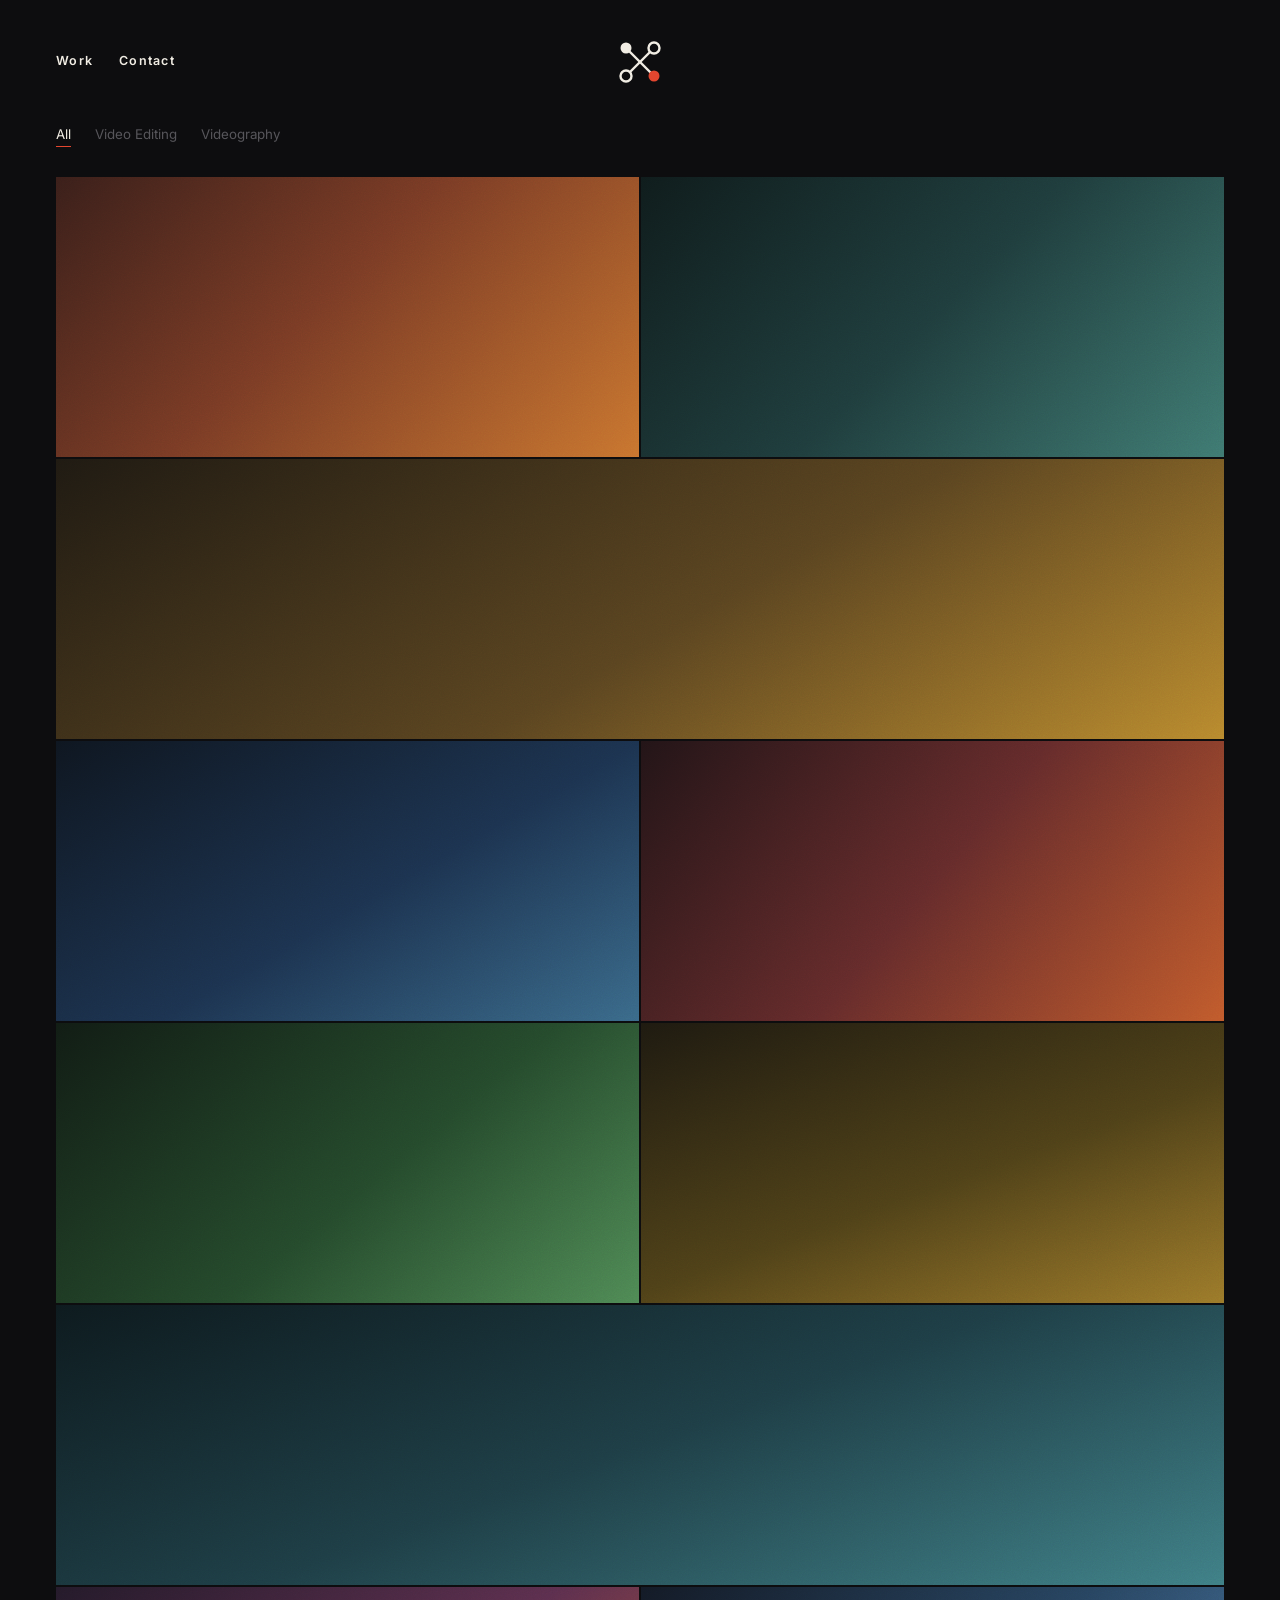
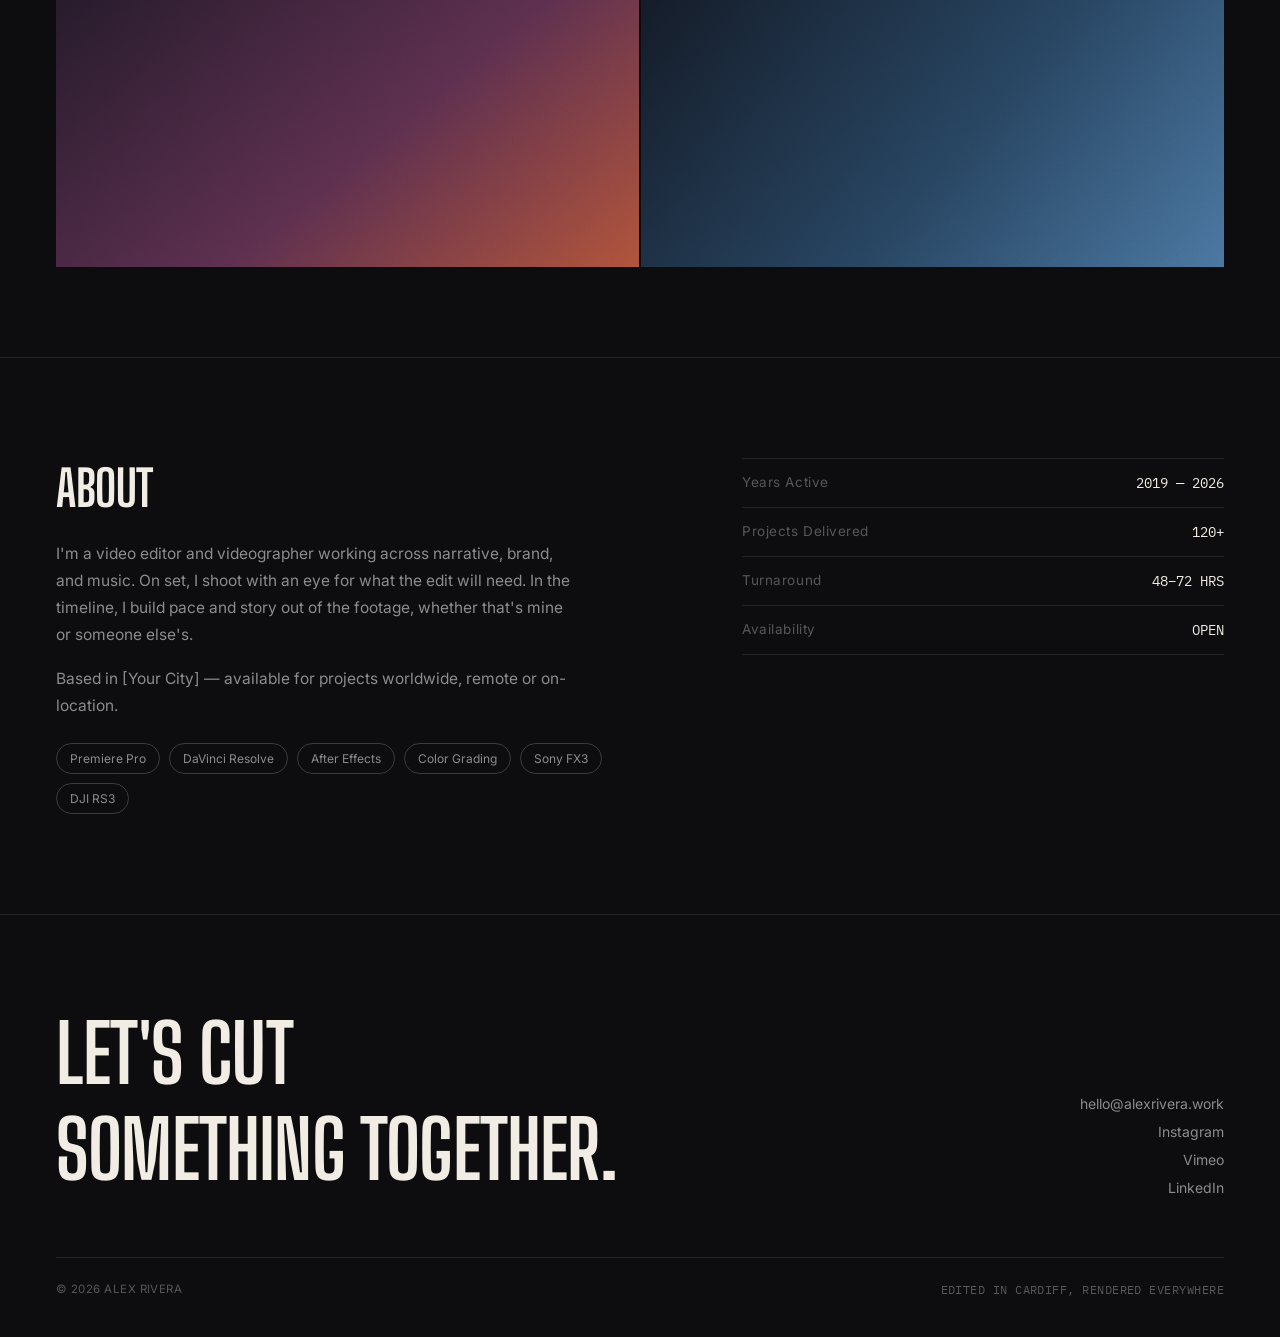
<file: portfolio.html>
<!DOCTYPE html>
<html lang="en">
<head>
<meta charset="UTF-8">
<meta name="viewport" content="width=device-width, initial-scale=1.0">
<title>Alex Rivera — Video Editor &amp; Videographer</title>
<style>
@import url('https://fonts.googleapis.com/css2?family=Big+Shoulders+Display:wght@600;700;800&family=Inter:wght@400;500;600;700&family=IBM+Plex+Mono:wght@400;500&display=swap');

:root{
  --bg:#0D0D0F;
  --paper:#F1EDE4;
  --muted:#8C8B90;
  --muted-dim:#57565B;
  --rec:#E3462F;
  --amber:#D9A441;
  --line: rgba(241,237,228,0.10);
  --line-strong: rgba(241,237,228,0.20);
  --noise: url("data:image/svg+xml;utf8,<svg xmlns='http://www.w3.org/2000/svg' width='120' height='120'><filter id='n'><feTurbulence type='fractalNoise' baseFrequency='0.9' numOctaves='2' stitchTiles='stitch'/></filter><rect width='100%25' height='100%25' filter='url(%23n)'/></svg>");
}

*{margin:0;padding:0;box-sizing:border-box;}
html{scroll-behavior:smooth;}
body{
  background:var(--bg);
  color:var(--paper);
  font-family:'Inter',sans-serif;
  -webkit-font-smoothing:antialiased;
}
.mono{font-family:'IBM Plex Mono',monospace;}
a{color:inherit;text-decoration:none;}
button{font-family:inherit;background:none;border:none;color:inherit;cursor:pointer;}
::selection{background:var(--rec);color:var(--paper);}

/* ---------- header ---------- */
header{
  display:grid;grid-template-columns:1fr auto 1fr;align-items:center;
  padding:36px clamp(20px,5vw,56px) 30px;
}
.nav-left{display:flex;gap:26px;font-size:12.5px;letter-spacing:.1em;font-weight:600;}
.nav-left a{color:var(--paper);position:relative;padding-bottom:3px;}
.nav-left a::after{content:'';position:absolute;left:0;bottom:0;width:0;height:1px;background:var(--rec);transition:width .25s;}
.nav-left a:hover::after{width:100%;}
.logo{justify-self:center;}
.logo svg{display:block;}

/* ---------- filter tabs ---------- */
.filters{
  display:flex;gap:24px;padding:8px clamp(20px,5vw,56px) 30px;
  font-size:12px;letter-spacing:.08em;text-transform:uppercase;
}
.filters button{color:var(--muted-dim);padding-bottom:4px;border-bottom:1px solid transparent;transition:color .25s,border-color .25s;}
.filters button:hover{color:var(--paper);}
.filters button.active{color:var(--paper);border-color:var(--rec);}

/* ---------- grid ---------- */
.work{padding:0 clamp(20px,5vw,56px) 90px;}
.grid{
  display:grid;grid-template-columns:repeat(2,1fr);grid-auto-rows:220px;
  gap:2px;grid-auto-flow:dense;
}
@media(min-width:900px){.grid{grid-auto-rows:280px;}}

.tile{
  position:relative;overflow:hidden;grid-column:span 1;grid-row:span 1;
  cursor:pointer;
}
.tile--wide{grid-column:span 2;grid-row:span 1;}
.tile--wide .still{aspect-ratio:auto;height:100%;}
.tile.hidden{display:none;}

.still{width:100%;height:100%;position:relative;}
.still::after{
  content:'';position:absolute;inset:0;background-image:var(--noise);
  opacity:.10;mix-blend-mode:overlay;
}

.tile-overlay{
  position:absolute;inset:0;background:rgba(9,9,10,0.62);
  display:flex;flex-direction:column;align-items:center;justify-content:center;gap:8px;
  opacity:0;transition:opacity .35s ease;
}
.tile:hover .tile-overlay{opacity:1;}
.tile:hover .still{transform:scale(1.035);}
.still{transition:transform .5s ease;}

.tile-cat{
  font-family:'Big Shoulders Display',sans-serif;font-weight:700;
  font-size:clamp(1.1rem,2.4vw,1.7rem);text-transform:uppercase;letter-spacing:.01em;
  display:flex;align-items:center;gap:10px;
}
.ring{
  width:15px;height:15px;border-radius:50%;flex-shrink:0;
  background:conic-gradient(from 0deg, var(--rec), var(--amber), transparent 75%);
  -webkit-mask:radial-gradient(farthest-side,transparent calc(100% - 2px),#000 calc(100% - 2px));
  mask:radial-gradient(farthest-side,transparent calc(100% - 2px),#000 calc(100% - 2px));
}
.tile-year{font-size:11.5px;color:var(--muted);letter-spacing:.06em;}

/* still gradient variants — editing = warm grade, videography = natural/cool grade */
.g-e1{background:linear-gradient(135deg,#3a1f1a,#7a3b25 45%,#c9752f 100%);}
.g-e2{background:linear-gradient(150deg,#1f1a12,#5a4420 55%,#b98a2e 100%);}
.g-e3{background:linear-gradient(130deg,#221417,#652b2b 50%,#c15b2c 100%);}
.g-e4{background:linear-gradient(160deg,#1e1a10,#4f4118 55%,#9c7a2a 100%);}
.g-e5{background:linear-gradient(140deg,#241a2a,#5c2f4e 55%,#b0533a 100%);}
.g-v1{background:linear-gradient(135deg,#0f1c1c,#1f3d3d 50%,#3f7a72 100%);}
.g-v2{background:linear-gradient(150deg,#0e1620,#1c3350 55%,#3a6a8a 100%);}
.g-v3{background:linear-gradient(140deg,#111c14,#254a2c 55%,#4f8a55 100%);}
.g-v4{background:linear-gradient(160deg,#0d1a1e,#1e3e46 50%,#3f7f86 100%);}
.g-v5{background:linear-gradient(130deg,#131a26,#274460 55%,#4a76a0 100%);}

/* ---------- about ---------- */
.about{padding:100px clamp(20px,5vw,56px);border-top:1px solid var(--line);}
.about-grid{display:grid;grid-template-columns:1.3fr 1fr;gap:60px;}
.about h2{
  font-family:'Big Shoulders Display',sans-serif;font-weight:700;
  font-size:clamp(2.2rem,4.5vw,3.1rem);text-transform:uppercase;margin-bottom:22px;letter-spacing:-.01em;
}
.about p{color:var(--muted);line-height:1.75;font-size:15.5px;max-width:520px;margin-bottom:16px;}
.facts{border-top:1px solid var(--line);align-self:start;}
.fact{
  display:flex;justify-content:space-between;padding:15px 0;border-bottom:1px solid var(--line);
  font-size:13.5px;
}
.fact span:first-child{color:var(--muted-dim);letter-spacing:.04em;}
.chips{display:flex;flex-wrap:wrap;gap:9px;margin-top:24px;}
.chip{border:1px solid var(--line-strong);padding:7px 13px;border-radius:20px;font-size:12px;color:var(--muted);}

/* ---------- footer ---------- */
footer{border-top:1px solid var(--line);padding:90px clamp(20px,5vw,56px) 40px;}
.contact-row{display:flex;justify-content:space-between;align-items:flex-end;flex-wrap:wrap;gap:30px;padding-bottom:60px;}
.contact-row h2{
  font-family:'Big Shoulders Display',sans-serif;font-weight:700;
  font-size:clamp(2.4rem,7vw,5rem);text-transform:uppercase;letter-spacing:-.01em;max-width:600px;
}
.contact-links{display:flex;flex-direction:column;gap:10px;align-items:flex-end;}
.contact-links a{font-size:14px;color:var(--muted);border-bottom:1px solid transparent;transition:color .25s,border-color .25s;}
.contact-links a:hover{color:var(--paper);border-color:var(--rec);}
.foot-bottom{
  display:flex;justify-content:space-between;flex-wrap:wrap;gap:12px;
  border-top:1px solid var(--line);padding-top:24px;
  font-size:11.5px;color:var(--muted-dim);letter-spacing:.04em;
}

@media(max-width:760px){
  .about-grid{grid-template-columns:1fr;gap:32px;}
  .nav-left{gap:16px;}
  .grid{grid-template-columns:1fr;}
  .tile--wide{grid-column:span 1;}
}
</style>
</head>
<body>

<header>
  <nav class="nav-left">
    <a href="#work">Work</a>
    <a href="#contact">Contact</a>
  </nav>
  <div class="logo" aria-label="Alex Rivera logo">
    <svg width="52" height="52" viewBox="0 0 52 52" fill="none" xmlns="http://www.w3.org/2000/svg">
      <line x1="12" y1="12" x2="40" y2="40" stroke="#F1EDE4" stroke-width="2.4"/>
      <line x1="40" y1="12" x2="12" y2="40" stroke="#F1EDE4" stroke-width="2.4"/>
      <circle cx="12" cy="12" r="5.5" fill="#F1EDE4"/>
      <circle cx="40" cy="12" r="5.5" fill="#0D0D0F" stroke="#F1EDE4" stroke-width="2.4"/>
      <circle cx="12" cy="40" r="5.5" fill="#0D0D0F" stroke="#F1EDE4" stroke-width="2.4"/>
      <circle cx="40" cy="40" r="5.5" fill="#E3462F"/>
    </svg>
  </div>
  <div></div>
</header>

<section class="filters" id="work">
  <button class="active" data-filter="all">All</button>
  <button data-filter="editing">Video Editing</button>
  <button data-filter="videography">Videography</button>
</section>

<section class="work">
  <div class="grid" id="grid">

    <article class="tile" data-cat="editing">
      <div class="still g-e1"><div class="tile-overlay"><span class="tile-cat">Video Editing <i class="ring"></i></span><span class="tile-year mono">2026</span></div></div>
    </article>

    <article class="tile" data-cat="videography">
      <div class="still g-v1"><div class="tile-overlay"><span class="tile-cat">Videography <i class="ring"></i></span><span class="tile-year mono">2026</span></div></div>
    </article>

    <article class="tile tile--wide" data-cat="editing">
      <div class="still g-e2"><div class="tile-overlay"><span class="tile-cat">Video Editing <i class="ring"></i></span><span class="tile-year mono">2025</span></div></div>
    </article>

    <article class="tile" data-cat="videography">
      <div class="still g-v2"><div class="tile-overlay"><span class="tile-cat">Videography <i class="ring"></i></span><span class="tile-year mono">2025</span></div></div>
    </article>

    <article class="tile" data-cat="editing">
      <div class="still g-e3"><div class="tile-overlay"><span class="tile-cat">Video Editing <i class="ring"></i></span><span class="tile-year mono">2025</span></div></div>
    </article>

    <article class="tile" data-cat="videography">
      <div class="still g-v3"><div class="tile-overlay"><span class="tile-cat">Videography <i class="ring"></i></span><span class="tile-year mono">2024</span></div></div>
    </article>

    <article class="tile tile--wide" data-cat="videography">
      <div class="still g-v4"><div class="tile-overlay"><span class="tile-cat">Videography <i class="ring"></i></span><span class="tile-year mono">2024</span></div></div>
    </article>

    <article class="tile" data-cat="editing">
      <div class="still g-e4"><div class="tile-overlay"><span class="tile-cat">Video Editing <i class="ring"></i></span><span class="tile-year mono">2024</span></div></div>
    </article>

    <article class="tile" data-cat="editing">
      <div class="still g-e5"><div class="tile-overlay"><span class="tile-cat">Video Editing <i class="ring"></i></span><span class="tile-year mono">2023</span></div></div>
    </article>

    <article class="tile" data-cat="videography">
      <div class="still g-v5"><div class="tile-overlay"><span class="tile-cat">Videography <i class="ring"></i></span><span class="tile-year mono">2023</span></div></div>
    </article>

  </div>
</section>

<section class="about">
  <div class="about-grid">
    <div>
      <h2>About</h2>
      <p>I'm a video editor and videographer working across narrative, brand, and music. On set, I shoot with an eye for what the edit will need. In the timeline, I build pace and story out of the footage, whether that's mine or someone else's.</p>
      <p>Based in [Your City] — available for projects worldwide, remote or on-location.</p>
      <div class="chips">
        <span class="chip">Premiere Pro</span>
        <span class="chip">DaVinci Resolve</span>
        <span class="chip">After Effects</span>
        <span class="chip">Color Grading</span>
        <span class="chip">Sony FX3</span>
        <span class="chip">DJI RS3</span>
      </div>
    </div>
    <div class="facts">
      <div class="fact"><span>Years Active</span><span class="mono">2019 — 2026</span></div>
      <div class="fact"><span>Projects Delivered</span><span class="mono">120+</span></div>
      <div class="fact"><span>Turnaround</span><span class="mono">48–72 HRS</span></div>
      <div class="fact"><span>Availability</span><span class="mono">OPEN</span></div>
    </div>
  </div>
</section>

<footer id="contact">
  <div class="contact-row">
    <h2>Let's cut<br>something together.</h2>
    <div class="contact-links">
      <a href="mailto:hello@alexrivera.work">hello@alexrivera.work</a>
      <a href="#">Instagram</a>
      <a href="#">Vimeo</a>
      <a href="#">LinkedIn</a>
    </div>
  </div>
  <div class="foot-bottom">
    <span>© 2026 ALEX RIVERA</span>
    <span class="mono">EDITED IN CARDIFF, RENDERED EVERYWHERE</span>
  </div>
</footer>

<script>
const buttons = document.querySelectorAll('.filters button');
const tiles = document.querySelectorAll('.tile');
buttons.forEach(btn => {
  btn.addEventListener('click', () => {
    buttons.forEach(b => b.classList.remove('active'));
    btn.classList.add('active');
    const f = btn.dataset.filter;
    tiles.forEach(t => {
      t.classList.toggle('hidden', f !== 'all' && t.dataset.cat !== f);
    });
  });
});
</script>

</body>
</html>
</file>
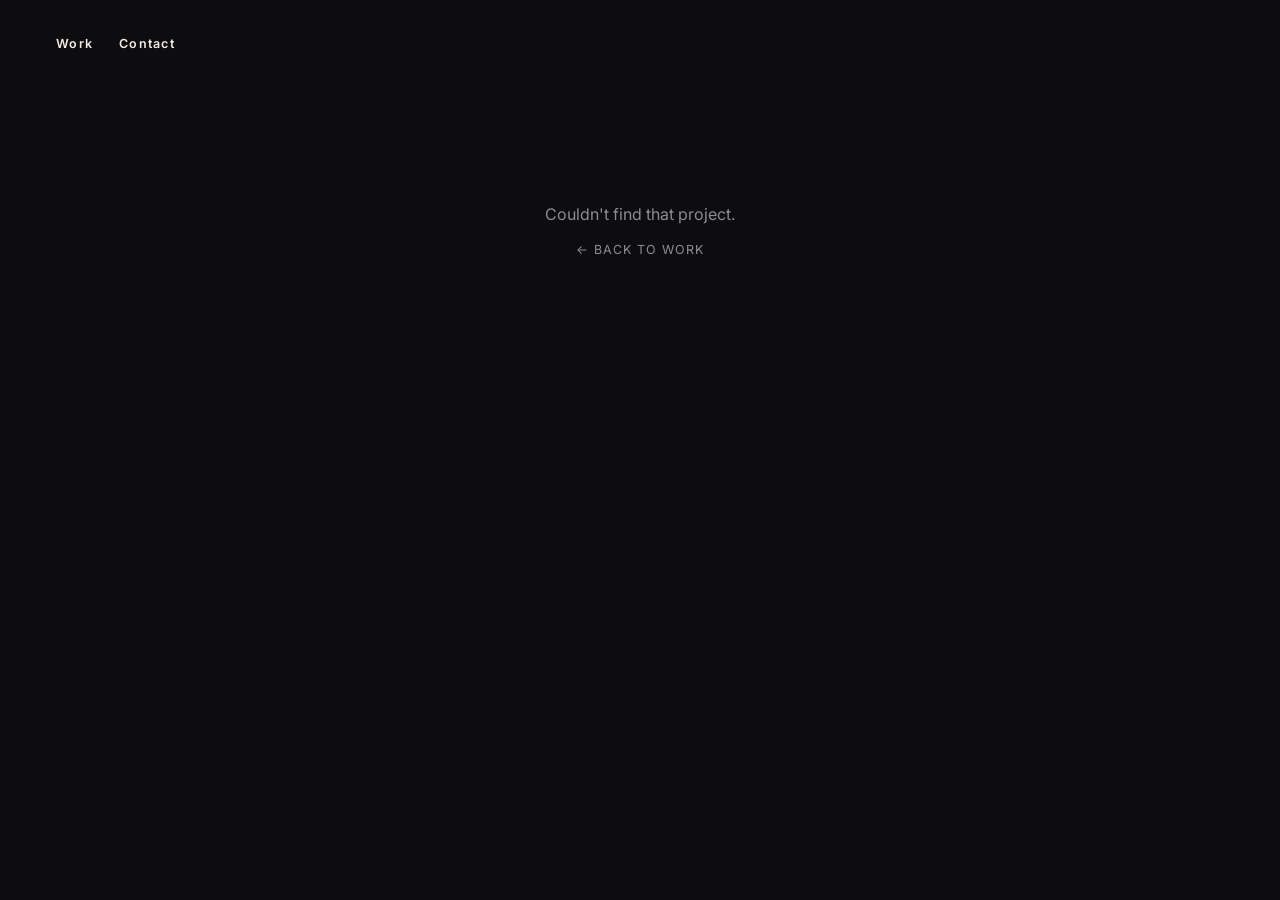
<file: project.html>
<!DOCTYPE html>
<html lang="en">
<head>
<meta charset="UTF-8">
<meta name="viewport" content="width=device-width, initial-scale=1.0">
<title>Project</title>
<link rel="stylesheet" href="style.css">
</head>
<body>

<header>
  <nav class="nav-left">
    <a href="index.html">Work</a>
    <a href="index.html#contact">Contact</a>
  </nav>
</header>

<main class="detail" id="detail">
  <!-- filled in by JS -->
</main>

<script src="projects.js"></script>
<script>
  const params = new URLSearchParams(window.location.search);
  const id = params.get('id');
  const project = PROJECTS.find(p => p.id === id);
  const detail = document.getElementById('detail');

  if(!project){
    detail.innerHTML = `<div class="not-found">
      <p>Couldn't find that project.</p>
      <p style="margin-top:14px;"><a class="back-link" href="index.html" style="padding:0;">← Back to work</a></p>
    </div>`;
  } else {
    // pick 2 recommendations: prefer same category, exclude current project
    const sameCategory = PROJECTS.filter(p => p.id !== project.id && p.category === project.category);
    const otherCategory = PROJECTS.filter(p => p.id !== project.id && p.category !== project.category);
    const recommendations = [...sameCategory, ...otherCategory].slice(0, 2);

    detail.innerHTML = `
      <a class="back-link" href="index.html">← Back to work</a>
      <div class="detail-head">
        <h1 class="detail-title">${project.title}</h1>
        <div class="detail-meta mono">
          <span class="cat">${categoryLabel(project.category)}</span>
          <span>${project.year}</span>
        </div>
      </div>

      <div class="video-wrapper">
        ${renderPlayerMarkup(project)}
      </div>

      <p class="detail-desc">${project.description}</p>

      <div class="more-work">
        <h3>More Work</h3>
        <div class="rec-grid">
          ${recommendations.map(r => `
            <a class="rec-card" href="project.html?id=${encodeURIComponent(r.id)}">
              <div class="rec-thumb ${r.thumb}"></div>
              <div class="rec-info">
                <h4>${r.title}</h4>
                <span class="mono">${categoryLabel(r.category)} · ${r.year}</span>
              </div>
            </a>
          `).join('')}
        </div>
      </div>
    `;
  }
</script>

</body>
</html>
</file>
<file: style.css>
@import url('https://fonts.googleapis.com/css2?family=Big+Shoulders+Display:wght@600;700;800&family=Inter:wght@400;500;600;700&family=IBM+Plex+Mono:wght@400;500&display=swap');

:root{
  --bg:#0D0D0F;
  --paper:#F1EDE4;
  --muted:#8C8B90;
  --muted-dim:#57565B;
  --rec:#E3462F;
  --amber:#D9A441;
  --line: rgba(241,237,228,0.10);
  --line-strong: rgba(241,237,228,0.20);
  --noise: url("data:image/svg+xml;utf8,<svg xmlns='http://www.w3.org/2000/svg' width='120' height='120'><filter id='n'><feTurbulence type='fractalNoise' baseFrequency='0.9' numOctaves='2' stitchTiles='stitch'/></filter><rect width='100%25' height='100%25' filter='url(%23n)'/></svg>");
}

*{margin:0;padding:0;box-sizing:border-box;}
html{scroll-behavior:smooth;}
body{
  background:var(--bg);
  color:var(--paper);
  font-family:'Inter',sans-serif;
  -webkit-font-smoothing:antialiased;
}
.mono{font-family:'IBM Plex Mono',monospace;}
a{color:inherit;text-decoration:none;}
button{font-family:inherit;background:none;border:none;color:inherit;cursor:pointer;}
::selection{background:var(--rec);color:var(--paper);}

/* ---------- header ---------- */
header{
  display:flex;align-items:center;
  padding:36px clamp(20px,5vw,56px) 30px;
}
.nav-left{display:flex;gap:26px;font-size:12.5px;letter-spacing:.1em;font-weight:600;}
.nav-left a{color:var(--paper);position:relative;padding-bottom:3px;}
.nav-left a::after{content:'';position:absolute;left:0;bottom:0;width:0;height:1px;background:var(--rec);transition:width .25s;}
.nav-left a:hover::after{width:100%;}

/* ---------- filter tabs ---------- */
.filters{
  display:flex;gap:24px;padding:8px clamp(20px,5vw,56px) 30px;
  font-size:12px;letter-spacing:.08em;text-transform:uppercase;
}
.filters button{color:var(--muted-dim);padding-bottom:4px;border-bottom:1px solid transparent;transition:color .25s,border-color .25s;}
.filters button:hover{color:var(--paper);}
.filters button.active{color:var(--paper);border-color:var(--rec);}

/* ---------- grid ---------- */
.work{padding:0 clamp(20px,5vw,56px) 90px;}
.grid{
  display:grid;grid-template-columns:repeat(2,1fr);
  column-gap:28px;
  row-gap:30px;
  max-width:1700px;
  margin:0 auto;
}
.tile{position:relative;overflow:hidden;display:block;}
.tile.hidden{display:none;}
.still{width:100%;aspect-ratio:16/9;position:relative;transition:transform .5s ease;}
.still::after{F
  content:'';position:absolute;inset:0;background-image:var(--noise);
  opacity:.10;mix-blend-mode:overlay;
}
.tile:hover .still{transform:scale(1.035);}

.tile-overlay{
  position:absolute;inset:0;background:rgba(9,9,10,0.62);
  display:flex;flex-direction:column;align-items:center;justify-content:center;gap:8px;
  opacity:0;transition:opacity .35s ease;
}
.tile:hover .tile-overlay{opacity:1;}

.tile-cat{
  font-family:'Big Shoulders Display',sans-serif;font-weight:700;
  font-size:clamp(1.1rem,2.4vw,1.7rem);text-transform:uppercase;letter-spacing:.01em;
  display:flex;align-items:center;gap:10px;
}
.ring{
  width:15px;height:15px;border-radius:50%;flex-shrink:0;
  background:conic-gradient(from 0deg, var(--rec), var(--amber), transparent 75%);
  -webkit-mask:radial-gradient(farthest-side,transparent calc(100% - 2px),#000 calc(100% - 2px));
  mask:radial-gradient(farthest-side,transparent calc(100% - 2px),#000 calc(100% - 2px));
}
.tile-year{font-size:11.5px;color:var(--muted);letter-spacing:.06em;}

/* still gradient variants — editing = warm grade, videography = natural/cool grade */
.g-e1{background-image:url('thumbnails/goldenboy.png');background-size:cover;background-position:center;}
.g-e2{background-image:url('thumbnails/mrgoodman.png');background-size:cover;background-position:center;}
.g-e3{background-image:url('thumbnails/visualsgeo.png');background-size:cover;background-position:center;}
.g-e4{background-image:url('thumbnails/imjussayin.png');background-size:cover;background-position:center;}
.g-e5{background:linear-gradient(140deg,#241a2a,#5c2f4e 55%,#b0533a 100%);}
.g-v1{background:linear-gradient(135deg,#0f1c1c,#1f3d3d 50%,#3f7a72 100%);}
.g-v2{background:linear-gradient(150deg,#0e1620,#1c3350 55%,#3a6a8a 100%);}
.g-v3{background:linear-gradient(140deg,#111c14,#254a2c 55%,#4f8a55 100%);}
.g-v4{background:linear-gradient(160deg,#0d1a1e,#1e3e46 50%,#3f7f86 100%);}
.g-v5{background:linear-gradient(130deg,#131a26,#274460 55%,#4a76a0 100%);}

/* ---------- about ---------- */
.about{padding:100px clamp(20px,5vw,56px);border-top:1px solid var(--line);}
.about-grid{display:grid;grid-template-columns:1.3fr 1fr;gap:60px;}
.about h2{
  font-family:'Big Shoulders Display',sans-serif;font-weight:700;
  font-size:clamp(2.2rem,4.5vw,3.1rem);text-transform:uppercase;margin-bottom:22px;letter-spacing:-.01em;
}
.about p{color:var(--muted);line-height:1.75;font-size:15.5px;max-width:520px;margin-bottom:16px;}
.facts{border-top:1px solid var(--line);align-self:start;}
.fact{
  display:flex;justify-content:space-between;padding:15px 0;border-bottom:1px solid var(--line);
  font-size:13.5px;
}
.fact span:first-child{color:var(--muted-dim);letter-spacing:.04em;}
.chips{display:flex;flex-wrap:wrap;gap:9px;margin-top:24px;}
.chip{border:1px solid var(--line-strong);padding:7px 13px;border-radius:20px;font-size:12px;color:var(--muted);}

/* ---------- footer ---------- */
footer{border-top:1px solid var(--line);padding:90px clamp(20px,5vw,56px) 40px;}
.contact-row{display:flex;justify-content:space-between;align-items:flex-end;flex-wrap:wrap;gap:30px;padding-bottom:60px;}
.contact-row h2{
  font-family:'Big Shoulders Display',sans-serif;font-weight:700;
  font-size:clamp(2.4rem,7vw,5rem);text-transform:uppercase;letter-spacing:-.01em;max-width:600px;
}
.contact-links{display:flex;flex-direction:column;gap:10px;align-items:flex-start;}
.contact-links a{font-size:14px;color:var(--muted);border-bottom:1px solid transparent;transition:color .25s,border-color .25s;}
.contact-links a:hover{color:var(--paper);border-color:var(--rec);}
.foot-bottom{
  display:flex;justify-content:space-between;flex-wrap:wrap;gap:12px;
  border-top:1px solid var(--line);padding-top:24px;
  font-size:11.5px;color:var(--muted-dim);letter-spacing:.04em;
}

/* ---------- project detail page ---------- */
.detail{padding:0 clamp(20px,5vw,56px);}
.back-link{
  display:inline-flex;align-items:center;gap:8px;font-size:12.5px;letter-spacing:.08em;
  color:var(--muted);padding:30px 0 0;text-transform:uppercase;
}
.back-link:hover{color:var(--paper);}
.detail-head{padding:26px 0 34px;border-bottom:1px solid var(--line);}
.detail-title{
  font-family:'Big Shoulders Display',sans-serif;font-weight:800;
  font-size:clamp(2.4rem,6vw,4.2rem);text-transform:uppercase;letter-spacing:-.01em;line-height:.95;
}
.detail-meta{display:flex;gap:18px;margin-top:14px;font-size:12.5px;color:var(--muted);letter-spacing:.05em;}
.detail-meta .cat{color:var(--rec);}

.video-wrapper{
  margin:44px auto;width:100%;max-width:1400px;aspect-ratio:16/9;background:#141416;position:relative;overflow:hidden;
}
.video-wrapper iframe, .video-wrapper video{width:100%;height:100%;border:0;object-fit:cover;}
.video-placeholder{
  position:absolute;inset:0;display:flex;flex-direction:column;align-items:center;justify-content:center;gap:10px;
  color:var(--muted-dim);text-align:center;padding:20px;
}
.video-placeholder .play-icon{
  width:56px;height:56px;border-radius:50%;border:1px solid var(--line-strong);
  display:flex;align-items:center;justify-content:center;font-size:16px;color:var(--paper);
}
.video-placeholder p{font-size:12.5px;max-width:340px;letter-spacing:.02em;}

.detail-desc{max-width:640px;color:var(--muted);line-height:1.75;font-size:15.5px;padding-bottom:70px;}

.more-work{padding:60px 0 100px;border-top:1px solid var(--line);}
.more-work h3{
  font-family:'Big Shoulders Display',sans-serif;font-weight:700;
  font-size:clamp(1.6rem,3.5vw,2.2rem);text-transform:uppercase;margin-bottom:30px;letter-spacing:-.005em;
}
.rec-grid{display:grid;grid-template-columns:repeat(2,1fr);gap:28px;}
.rec-card{display:block;}
.rec-thumb{width:100%;aspect-ratio:16/9;position:relative;overflow:hidden;}
.rec-thumb::after{
  content:'';position:absolute;inset:0;background-image:var(--noise);
  opacity:.10;mix-blend-mode:overlay;
}
.rec-card:hover .rec-thumb{transform:scale(1.02);}
.rec-thumb{transition:transform .4s ease;}
.rec-info{display:flex;justify-content:space-between;align-items:baseline;padding-top:12px;}
.rec-info h4{font-size:15px;font-weight:600;}
.rec-info span{font-size:11px;color:var(--muted-dim);}
.not-found{padding:120px clamp(20px,5vw,56px);text-align:center;color:var(--muted);}

@media(max-width:760px){
  .about-grid{grid-template-columns:1fr;gap:32px;}
  .nav-left{gap:16px;}
  .rec-grid{grid-template-columns:1fr;}
}
</file>
